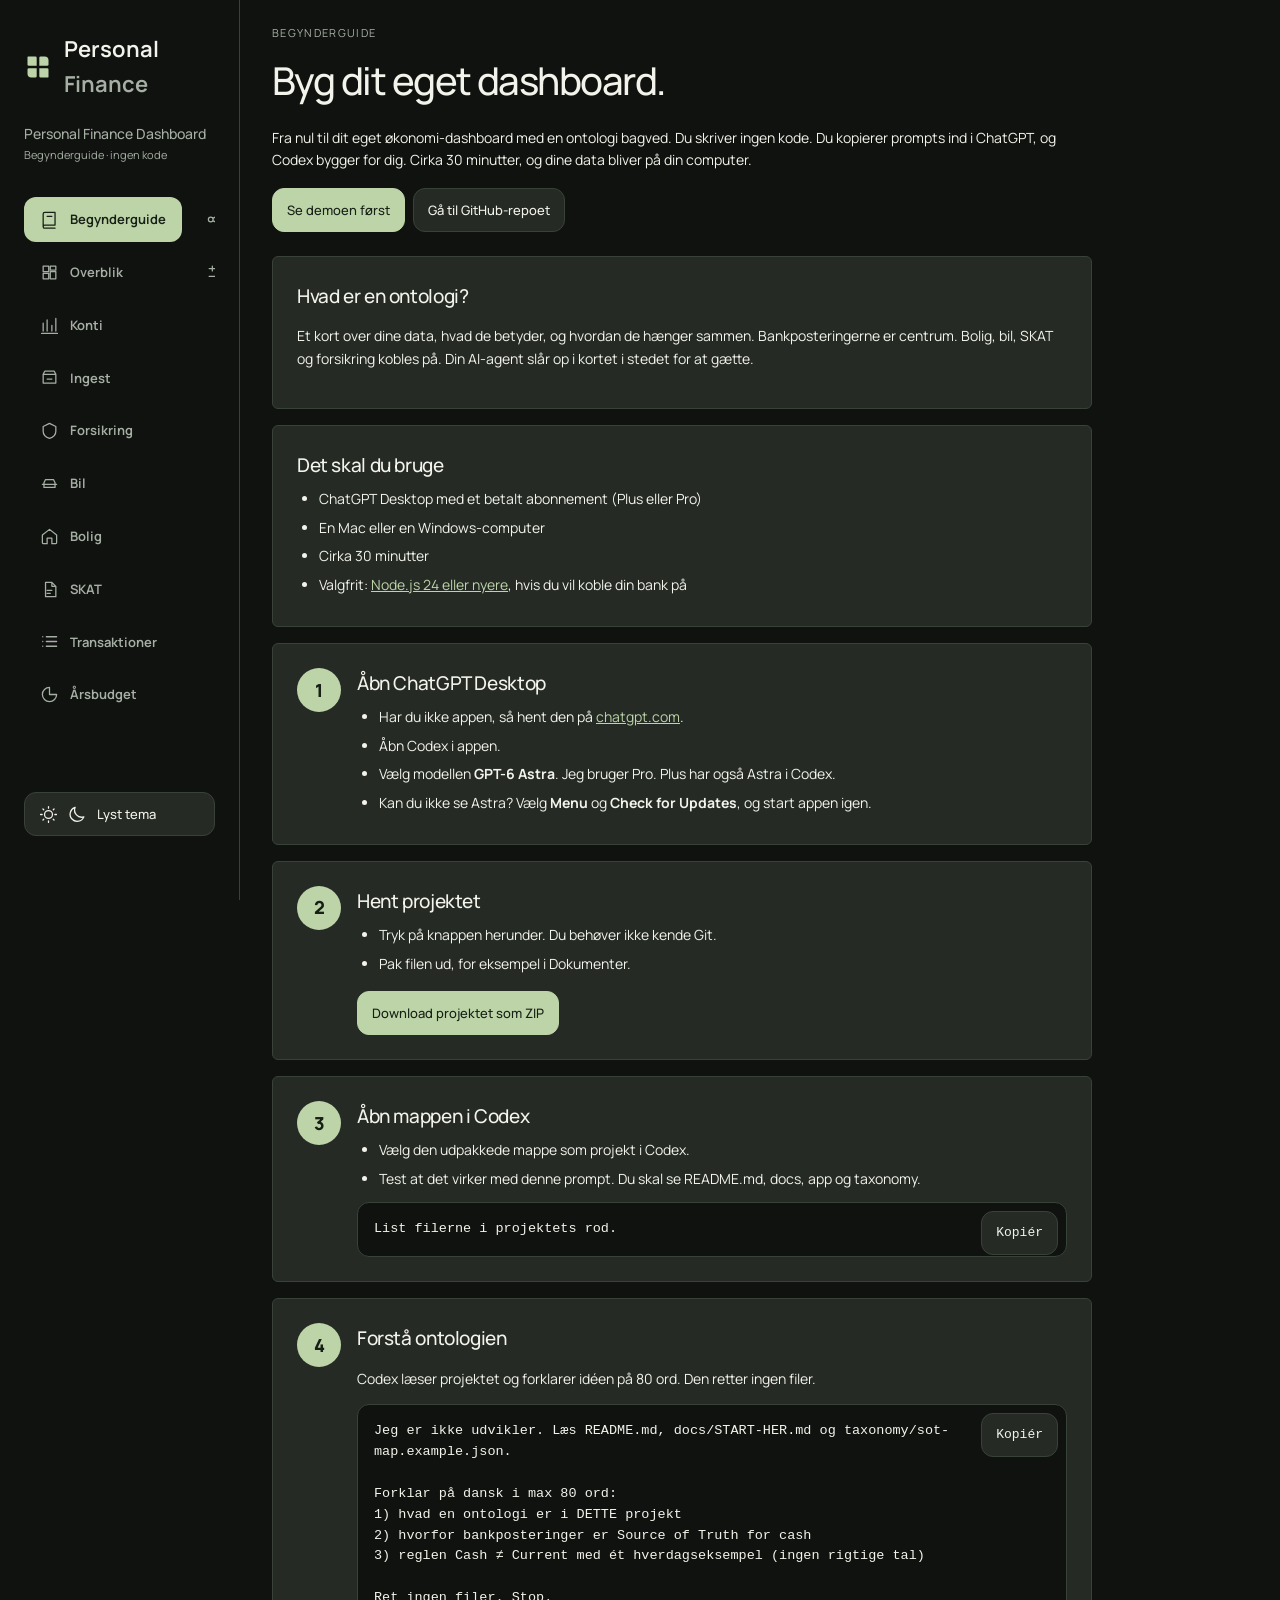
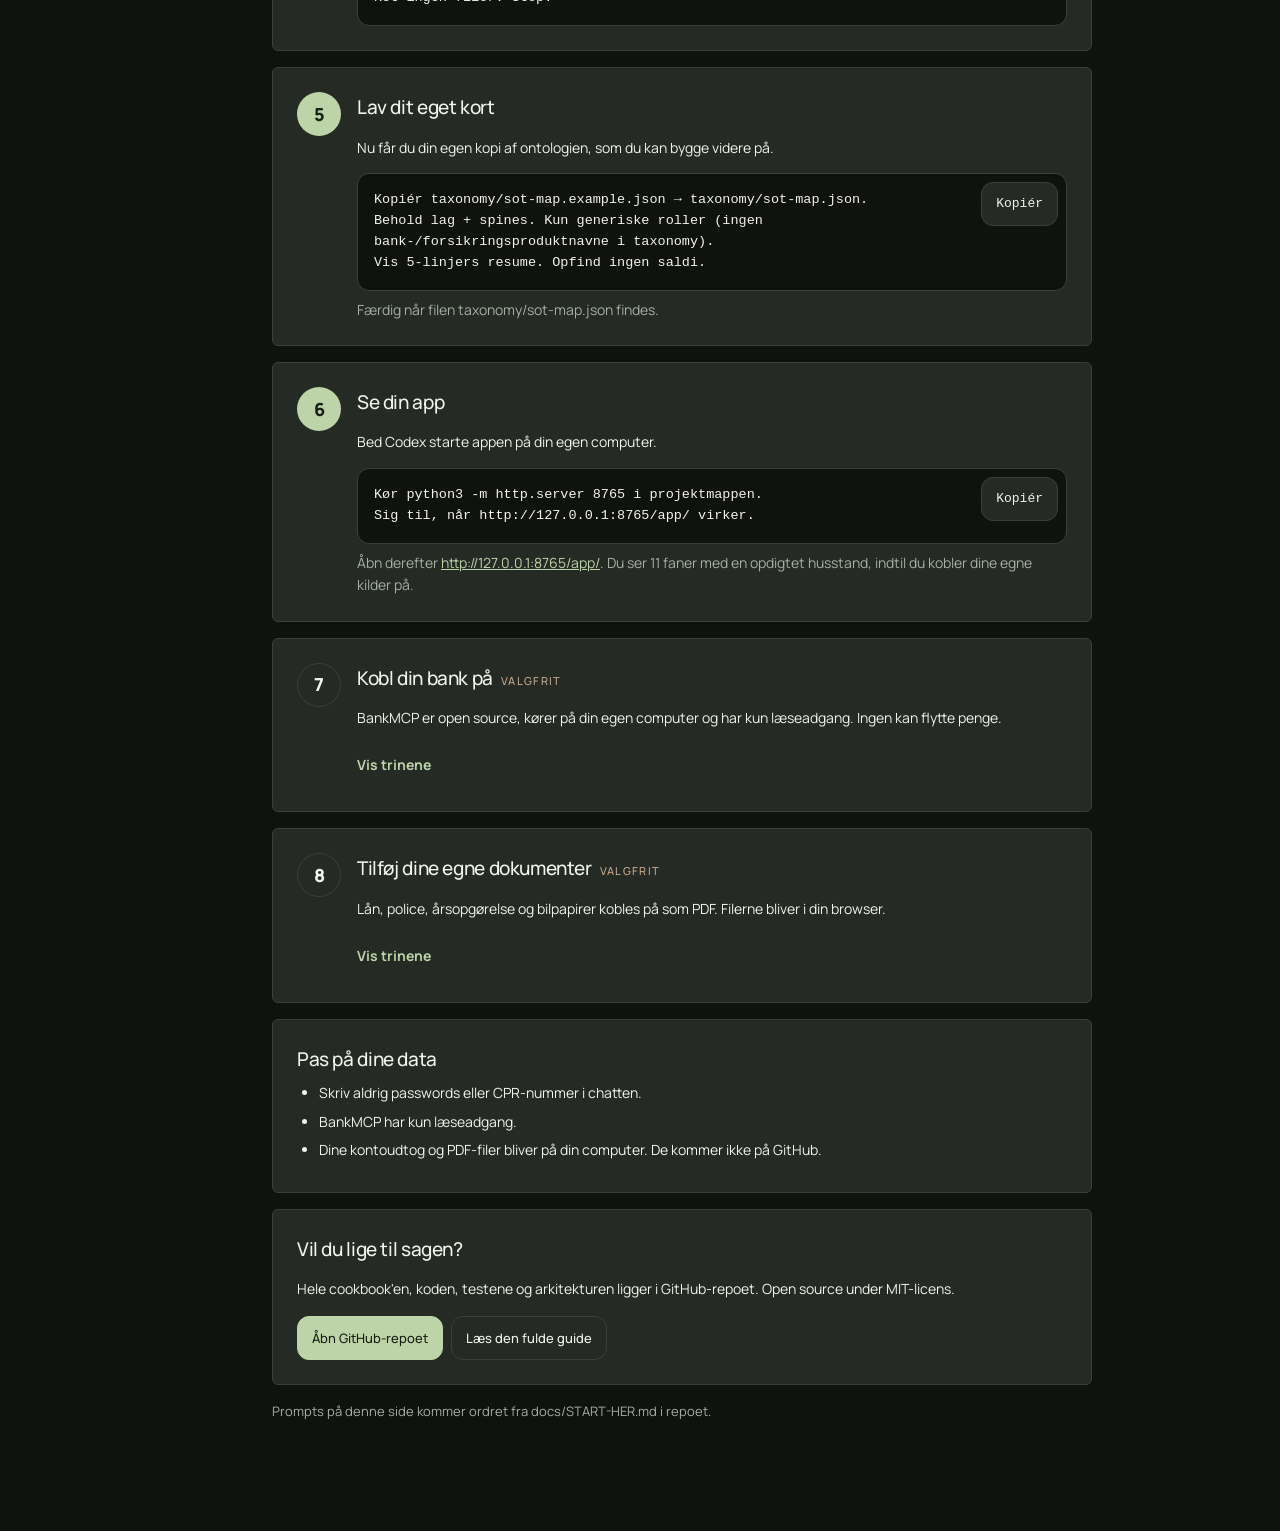
<file: start/index.html>
<!DOCTYPE html>
<html lang="da">
<head>
<meta charset="utf-8"/>
<meta name="viewport" content="width=device-width, initial-scale=1"/>
<title>Begynderguide · Personal Finance Dashboard</title>
<meta name="description" content="Trin for trin fra nul til dit eget økonomi-dashboard med ChatGPT Desktop og Codex. Ingen kode."/>
<meta property="og:title" content="Byg dit eget Personal Finance Dashboard"/>
<meta property="og:description" content="Begynderguide. Fra Åbn ChatGPT til dit eget dashboard med en ontologi bagved. Ingen kode."/>
<link rel="stylesheet" href="../app/css/font.css"/>
<link rel="stylesheet" href="../app/css/tokens.css"/>
<link rel="stylesheet" href="../app/css/life-os-base.css"/>
<link rel="stylesheet" href="../app/css/styles.css"/>
<link rel="stylesheet" href="../app/css/life-os-app.css"/>
<style>
.guide{max-width:820px}
.guide .dash-panel{margin:0 0 var(--space-4)}
.guide .dash-panel h3{margin:0 0 var(--space-2)}
.guide ul{margin:var(--space-2) 0 0;padding-left:22px}.guide li{margin:6px 0}
.guide .actions{display:flex;flex-wrap:wrap;gap:var(--space-2);margin-top:var(--space-4)}
.guide .btn{min-height:44px;display:inline-flex;align-items:center;text-decoration:none}
.step{display:grid;grid-template-columns:44px 1fr;gap:var(--space-4)}
.step .n{width:44px;height:44px;border-radius:50%;display:grid;place-items:center;font-weight:800;font-size:18px;background:var(--accent);color:var(--on-accent)}
.step.opt .n{background:var(--raised);color:var(--text);border:1px solid var(--line)}
.step .tag{font-size:11px;letter-spacing:.12em;color:var(--sand);margin-left:var(--space-2)}
.guide pre{position:relative;margin:var(--space-3) 0 0;padding:var(--space-4);background:var(--canvas);border:1px solid var(--line);border-radius:var(--radius-sm);overflow-x:auto}
.guide pre code{font:13.5px/1.55 ui-monospace,Menlo,monospace;white-space:pre-wrap;display:block;padding-right:96px}
.guide .copy{position:absolute;top:8px;right:8px}
.guide summary{cursor:pointer;font-weight:700;min-height:44px;display:flex;align-items:center;color:var(--accent)}
.guide .done{color:var(--muted);font-size:14px;margin:var(--space-2) 0 0}
@media(max-width:560px){.step{grid-template-columns:1fr}.guide pre code{padding-right:0;padding-top:44px}}
</style>
</head>
<body>
<a class="skip-link" href="#mainContent">Spring til indhold</a>
<header class="top">
  <div class="brand">
    <div class="life-brand"><svg xmlns="http://www.w3.org/2000/svg" viewBox="0 0 64 64" width="28" height="28" aria-hidden="true"><g fill="currentColor"><path d="M9 8h17a3 3 0 0 1 3 3v18H11a3 3 0 0 1-3-3V9a1 1 0 0 1 1-1Z"/><path d="M38 8h9a9 9 0 0 1 9 9v9a3 3 0 0 1-3 3H35V11a3 3 0 0 1 3-3Z"/><path d="M11 35h18v18a3 3 0 0 1-3 3h-9a9 9 0 0 1-9-9v-9a3 3 0 0 1 3-3Z"/><path d="M35 35h18a3 3 0 0 1 3 3v17a1 1 0 0 1-1 1H38a3 3 0 0 1-3-3Z"/></g></svg><span>Personal <span class="muted">Finance</span></span></div>
    <h1>Personal Finance Dashboard</h1>
    <p class="meta" id="metaLine">Begynderguide · ingen kode</p>
  </div>
  <nav class="tabs" id="navTabs">
    <a href="./" class="tab is-active" aria-current="page"><svg class="icon" viewBox="0 0 24 24" aria-hidden="true"><path d="M4 5a2 2 0 0 1 2-2h13v16H6a2 2 0 0 0-2 2Zm0 16a2 2 0 0 0 2 2h13M9 8h6"/></svg>Begynderguide</a>
    <a href="../app/#/overblik" class="tab" data-view="overblik"><svg class="icon" viewBox="0 0 24 24" aria-hidden="true"><path d="M4 4h7v7H4Zm9 0h7v5H13ZM4 13h7v7H4Zm9-2h7v9H13Z"/></svg>Overblik</a>
    <a href="../app/#/konti" class="tab" data-view="konti"><svg class="icon" viewBox="0 0 24 24" aria-hidden="true"><path d="M4 19V9m5 10V5m6 14v-7m5 7V3M2 22h20"/></svg>Konti</a>
    <a href="../app/#/ingest" class="tab" data-view="ingest"><svg class="icon" viewBox="0 0 24 24" aria-hidden="true"><path d="M4 8 6 4h12l2 4v11H4Zm0 0h16M9 14h6"/></svg>Ingest</a>
    <a href="../app/#/forsikring" class="tab" data-view="forsikring"><svg class="icon" viewBox="0 0 24 24" aria-hidden="true"><path d="M12 3 20 7v6c0 5-3.4 7.6-8 9-4.6-1.4-8-4-8-9V7Z"/></svg>Forsikring</a>
    <a href="../app/#/bil" class="tab" data-view="bil"><svg class="icon" viewBox="0 0 24 24" aria-hidden="true"><path d="M5 11 7 7h10l2 4v6H5Zm2 6h.01M17 17h.01M3 13h18"/></svg>Bil</a>
    <a href="../app/#/bolig" class="tab" data-view="bolig"><svg class="icon" viewBox="0 0 24 24" aria-hidden="true"><path d="M3 10 12 3l9 7v10a1 1 0 0 1-1 1h-5v-7H9v7H4a1 1 0 0 1-1-1Z"/></svg>Bolig</a>
    <a href="../app/#/skat" class="tab" data-view="skat"><svg class="icon" viewBox="0 0 24 24" aria-hidden="true"><path d="M7 3h8l5 5v13H7ZM15 3v5h5M9 13h6M9 17h4"/></svg>SKAT</a>
    <a href="../app/#/transaktioner" class="tab" data-view="transaktioner"><svg class="icon" viewBox="0 0 24 24" aria-hidden="true"><path d="M8 6h13M8 12h13M8 18h13M3.5 6h.01M3.5 12h.01M3.5 18h.01"/></svg>Transaktioner</a>
    <a href="../app/#/aarsbudget" class="tab" data-view="aarsbudget"><svg class="icon" viewBox="0 0 24 24" aria-hidden="true"><path d="M12 3a9 9 0 1 0 9 9h-9Z"/></svg>Årsbudget</a>
    <a href="../app/#/ontologi" class="tab" data-view="ontologi"><svg class="icon" viewBox="0 0 24 24" aria-hidden="true"><path d="M18 8a3 3 0 1 0 0-6 3 3 0 0 0 0 6ZM6 15a3 3 0 1 0 0-6 3 3 0 0 0 0 6ZM18 22a3 3 0 1 0 0-6 3 3 0 0 0 0 6M8.6 13.5 15.4 17M8.6 10.5 15.4 7"/></svg>Ontologi</a>
    <a href="../app/#/indstillinger" class="tab" data-view="indstillinger"><svg class="icon" viewBox="0 0 24 24" aria-hidden="true"><path d="M4 7h16M4 17h16M8 7V4m0 3v3m8 7v-3m0 3v3"/></svg>Indstillinger</a>
  </nav>
  <button type="button" class="btn" id="themeToggle">
    <svg class="icon theme-icon theme-icon-sun" viewBox="0 0 24 24" aria-hidden="true"><path d="M12 2v2m0 16v2M2 12h2m16 0h2M5 5l1 1m12 12 1 1M5 19l1-1M18 6l1-1M17 12a5 5 0 1 1-10 0 5 5 0 0 1 10 0"/></svg>
    <svg class="icon theme-icon theme-icon-moon" viewBox="0 0 24 24" aria-hidden="true" hidden><path d="M20 15A9 9 0 0 1 9 3a9 9 0 1 0 11 12"/></svg>
    <span id="themeLabel">Lyst tema</span>
  </button>
  <div class="nav-status" id="navStatus"></div>
</header>
<main id="mainContent" tabindex="-1">
  <section class="view is-active guide">
    <div class="page-heading"><p class="muted">BEGYNDERGUIDE</p><h2>Byg dit eget dashboard.</h2>
      <p>Fra nul til dit eget økonomi-dashboard med en ontologi bagved. Du skriver ingen kode. Du kopierer prompts ind i ChatGPT, og Codex bygger for dig. Cirka 30 minutter, og dine data bliver på din computer.</p>
      <div class="actions"><a class="btn primary" href="../app/">Se demoen først</a><a class="btn" href="https://github.com/srosenlund/personal-finance-dashboard">Gå til GitHub-repoet</a></div></div>
    <section class="dash-panel"><h3>Hvad er en ontologi?</h3><p>Et kort over dine data, hvad de betyder, og hvordan de hænger sammen. Bankposteringerne er centrum. Bolig, bil, SKAT og forsikring kobles på. Din AI-agent slår op i kortet i stedet for at gætte.</p></section>
    <section class="dash-panel"><h3>Det skal du bruge</h3><ul><li>ChatGPT Desktop med et betalt abonnement (Plus eller Pro)</li><li>En Mac eller en Windows-computer</li><li>Cirka 30 minutter</li><li>Valgfrit: <a href="https://nodejs.org">Node.js 24 eller nyere</a>, hvis du vil koble din bank på</li></ul></section>
    <section class="dash-panel step"><div class="n" aria-hidden="true">1</div><div><h3>Åbn ChatGPT Desktop</h3><ul><li>Har du ikke appen, så hent den på <a href="https://chatgpt.com/">chatgpt.com</a>.</li><li>Åbn Codex i appen.</li><li>Vælg modellen <strong>GPT-6 Astra</strong>. Jeg bruger Pro. Plus har også Astra i Codex.</li><li>Kan du ikke se Astra? Vælg <strong>Menu</strong> og <strong>Check for Updates</strong>, og start appen igen.</li></ul></div></section><section class="dash-panel step"><div class="n" aria-hidden="true">2</div><div><h3>Hent projektet</h3><ul><li>Tryk på knappen herunder. Du behøver ikke kende Git.</li><li>Pak filen ud, for eksempel i Dokumenter.</li></ul><div class="actions"><a class="btn primary" href="https://github.com/srosenlund/personal-finance-dashboard/archive/refs/heads/main.zip">Download projektet som ZIP</a></div></div></section><section class="dash-panel step"><div class="n" aria-hidden="true">3</div><div><h3>Åbn mappen i Codex</h3><ul><li>Vælg den udpakkede mappe som projekt i Codex.</li><li>Test at det virker med denne prompt. Du skal se README.md, docs, app og taxonomy.</li></ul><pre><code>List filerne i projektets rod.</code></pre></div></section><section class="dash-panel step"><div class="n" aria-hidden="true">4</div><div><h3>Forstå ontologien</h3><p>Codex læser projektet og forklarer idéen på 80 ord. Den retter ingen filer.</p><pre data-src="START-HER"><code>Jeg er ikke udvikler. Læs README.md, docs/START-HER.md og taxonomy/sot-map.example.json.

Forklar på dansk i max 80 ord:
1) hvad en ontologi er i DETTE projekt
2) hvorfor bankposteringer er Source of Truth for cash
3) reglen Cash ≠ Current med ét hverdagseksempel (ingen rigtige tal)

Ret ingen filer. Stop.</code></pre></div></section><section class="dash-panel step"><div class="n" aria-hidden="true">5</div><div><h3>Lav dit eget kort</h3><p>Nu får du din egen kopi af ontologien, som du kan bygge videre på.</p><pre data-src="START-HER"><code>Kopiér taxonomy/sot-map.example.json → taxonomy/sot-map.json.
Behold lag + spines. Kun generiske roller (ingen bank-/forsikringsproduktnavne i taxonomy).
Vis 5-linjers resume. Opfind ingen saldi.</code></pre><p class="done">Færdig når filen taxonomy/sot-map.json findes.</p></div></section><section class="dash-panel step"><div class="n" aria-hidden="true">6</div><div><h3>Se din app</h3><p>Bed Codex starte appen på din egen computer.</p><pre><code>Kør python3 -m http.server 8765 i projektmappen.
Sig til, når http://127.0.0.1:8765/app/ virker.</code></pre><p class="done">Åbn derefter <a href="http://127.0.0.1:8765/app/">http://127.0.0.1:8765/app/</a>. Du ser 11 faner med en opdigtet husstand, indtil du kobler dine egne kilder på.</p></div></section><section class="dash-panel step opt"><div class="n" aria-hidden="true">7</div><div><h3>Kobl din bank på<span class="tag">VALGFRIT</span></h3><p>BankMCP er open source, kører på din egen computer og har kun læseadgang. Ingen kan flytte penge.</p><details><summary>Vis trinene</summary><ul><li>Installér Node.js 24 eller nyere.</li><li>Følg <a href="https://github.com/srosenlund/personal-finance-dashboard/blob/main/docs/BANKMCP-LOKALT.md">guiden til lokal BankMCP</a>, til Codex kan se dine konti.</li><li>Kør så denne prompt. Den henter konti og posteringer ind i appen.</li></ul><pre data-src="START-HER"><code>Læs docs/BANKMCP-LOKALT.md og local/bank-view.example.json.

Antagelse: BankMCP kører LOKALT på min maskine og er tilsluttet denne ChatGPT/Codex-session.

1) Brug BankMCP (list_accounts, get_balances, get_transactions).
2) Skriv local/bank-view.json i samme format som eksemplet:
   accounts[{id,label,currency,booked_balance}]
   transactions[op til 25: account_label,booked_at,amount,currency,description]
3) Maskér IBAN (max sidste 4 tegn). Ingen tokens/passwords i filen. Commit aldrig filen.
4) Sørg for at app/index.html viser bank-sektion fra local/bank-view.json
   (fallback: local/bank-view.example.json).
5) Giv 3 bullets på dansk: start BankMCP, start http-server, åbn /app/.

Hvis BankMCP ikke er tilgængeligt: stop og sig præcis hvad jeg mangler — opfind ikke live-data.</code></pre></details></div></section><section class="dash-panel step opt"><div class="n" aria-hidden="true">8</div><div><h3>Tilføj dine egne dokumenter<span class="tag">VALGFRIT</span></h3><p>Lån, police, årsopgørelse og bilpapirer kobles på som PDF. Filerne bliver i din browser.</p><details><summary>Vis trinene</summary><ul><li>Åbn appen, og gå til fanen <strong>Ingest → PDF</strong>.</li><li>Upload dine PDF-filer under Bolig, Forsikring, SKAT eller Bil.</li><li>Brug <strong>Download PDF’er</strong> (og evt. manifest), og læg filerne i <code>local/pdfs/inbox/</code>.</li><li>Kør så denne prompt. Codex læser filerne og udvider din ontologi.</li></ul><pre data-src="START-HER"><code>Jeg har uploadet PDF’er i /app/ (lokal storage) og eksporteret dem til local/pdfs/inbox/
(eller lagt pdf-manifest.local.json + PDF’er dér).

Regler:
- Læs PDF’er fra local/pdfs/inbox/ (eller manifest-navne). Paste ikke indhold i chatten.
- Skriv udtræk til local/pdfs/extracted/&lt;filnavn&gt;.json:
  source_file, doc_type (loan|policy|tax|vehicle|other), maps_to_system,
  summary (max 5 bullets), facts[{label,value,layer}] (Register|Current|Cash|Arkiv)
- Opdater taxonomy/sot-map.json kun med manglende generiske entities/relations.
- Ingen CPR/fulde kontonumre. needs_review: true ved tvivl.
- Commit aldrig PDF’er eller extracted-filer.
- Dansk resume: hvilken spine der blev styrket.</code></pre></details></div></section>
    <section class="dash-panel"><h3>Pas på dine data</h3><ul><li>Skriv aldrig passwords eller CPR-nummer i chatten.</li><li>BankMCP har kun læseadgang.</li><li>Dine kontoudtog og PDF-filer bliver på din computer. De kommer ikke på GitHub.</li></ul></section>
    <section class="dash-panel"><h3>Vil du lige til sagen?</h3><p>Hele cookbook'en, koden, testene og arkitekturen ligger i GitHub-repoet. Open source under MIT-licens.</p>
      <div class="actions"><a class="btn primary" href="https://github.com/srosenlund/personal-finance-dashboard">Åbn GitHub-repoet</a><a class="btn" href="https://github.com/srosenlund/personal-finance-dashboard/blob/main/docs/START-HER.md">Læs den fulde guide</a></div></section>
    <p class="muted" style="font-size:13px">Prompts på denne side kommer ordret fra docs/START-HER.md i repoet.</p>
  </section>
</main>
<script>(function(){var r=document.documentElement,b=document.getElementById('themeToggle');
try{r.dataset.theme=localStorage.getItem('pfd-theme')||'dark'}catch(e){r.dataset.theme='dark'}
function paint(){var l=r.dataset.theme==='light';b.querySelector('.theme-icon-sun').hidden=l;b.querySelector('.theme-icon-moon').hidden=!l;document.getElementById('themeLabel').textContent=l?'Mørkt tema':'Lyst tema'}
b.addEventListener('click',function(){r.dataset.theme=r.dataset.theme==='light'?'dark':'light';try{localStorage.setItem('pfd-theme',r.dataset.theme)}catch(e){}paint()});paint();
document.querySelectorAll('.guide pre').forEach(function(p){var c=document.createElement('button');c.type='button';c.className='btn copy';c.textContent='Kopiér';
c.addEventListener('click',function(){navigator.clipboard.writeText(p.querySelector('code').textContent).then(function(){c.textContent='Kopieret';setTimeout(function(){c.textContent='Kopiér'},1500)})});p.appendChild(c)})})();</script>
</body>
</html>
</file>
<file: app/css/font.css>
@font-face{font-family:Manrope;src:url([data-uri]) format('truetype');font-weight:200 800;font-display:swap}
</file>
<file: app/css/tokens.css>
:root{--canvas:#101210;--surface:#1a1d1a;--raised:#252a25;--line:#394239;--text:#f2f3ea;--muted:#a6afa4;--accent:#bdd4a8;--on-accent:#172016;--sand:#c4a98e;--on-sand:#201b16;--warning:#eccb8e;--danger:#efaaa0;--info:#b4cbdc;--radius-sm:12px;--radius:24px;--radius-lg:32px;--space-1:4px;--space-2:8px;--space-3:12px;--space-4:16px;--space-6:24px;--space-8:32px;--space-12:48px;--font:Manrope,Arial,sans-serif;--duration:160ms;--ease:cubic-bezier(.2,.8,.2,1)}
:root[data-theme=light]{--canvas:#f0f1e9;--surface:#ffffff;--raised:#e7ebdf;--line:#cbd2c4;--text:#20271e;--muted:#586451;--accent:#294b30;--on-accent:#f2f3ea;--sand:#dbc4a9;--on-sand:#201b16;--warning:#7a4b0d;--danger:#9d3d33;--info:#305f7d}
</file>
<file: app/css/life-os-base.css>
/* Life OS tokens mapped to the existing financial components. */
:root {
  color-scheme: dark;
  --paper:var(--canvas);--paper-2:var(--raised);--ink:var(--text);--ink-2:var(--text);--line-2:var(--line);
  --serif:var(--font);--sans:var(--font);--neg:var(--danger);--pos:var(--accent);--warn:var(--warning);
  --accent-soft:var(--raised);--warn-soft:var(--surface);--chart-1:var(--accent);
  --r-0:var(--radius-sm);--radius-chip:999px;--rule:1px solid var(--line);--rule-strong:1px solid var(--line);
  --sp-1:var(--space-1);--sp-2:var(--space-2);--sp-3:var(--space-3);--sp-4:var(--space-4);--sp-5:var(--space-6);--sp-6:var(--space-8);--sp-7:var(--space-12);
  --fs-micro:11px;--fs-caption:12px;--fs-label:12px;--fs-table:13px;--fs-table-s:12px;--fs-h2:28px;--fs-h3:22px;--fs-h4:18px;--fs-stat:clamp(24px,2.5vw,40px);
  --fw-regular:500;--fw-semibold:650;--lh-tight:1.15;--track-heading:-.04em;--track-label:.04em;--measure-wide:1600px;
}
:root[data-theme=light]{color-scheme:light}
html { background:var(--canvas); }
body { margin:0; font-family:var(--font); font-size:14px; line-height:1.6; background:var(--canvas); color:var(--text); }
a { color:var(--accent); }
button,input,select,textarea { font:inherit; }
button,input:not([type=checkbox]),select { min-height:44px; }
input,select,textarea { color:var(--text); background:var(--raised); border:1px solid var(--line); border-radius:var(--radius-sm); padding:var(--space-2) var(--space-3); max-width:100%; }
input[type=checkbox] { width:20px; height:20px; accent-color:var(--accent); }
th { background:var(--surface); color:var(--muted); text-align:left; font-weight:600; }
th,td { padding:var(--space-3); border-bottom:1px solid var(--line); vertical-align:top; }
code { font-size:12px; overflow-wrap:anywhere; }
:focus-visible { outline:2px solid var(--accent); outline-offset:4px; }
button:disabled { opacity:.45; cursor:default; }
.chip { display:inline-flex; gap:var(--space-1); border:1px solid var(--line); border-radius:var(--radius-chip); padding:var(--space-1) var(--space-3); font-size:12px; color:var(--muted); }
.skip-link { position:fixed; top:-100px; z-index:100; padding:var(--space-4); background:var(--accent); color:var(--on-accent); }
.skip-link:focus { top:0; }
@media(prefers-reduced-motion:reduce){*,*::before,*::after{animation:none!important;transition:none!important;scroll-behavior:auto!important}}
</file>
<file: app/css/styles.css>
/* Application layer: navigation, filters, drawer, modal. Tokens come from Life OS. */

* { box-sizing: border-box; }

body { padding: 0 0 var(--sp-7); }

/* ---- Toplinje og navigation ---- */
.top {
  position: sticky;
  top: 0;
  z-index: 20;
  background: var(--paper);
  border-bottom: var(--rule-strong);
  padding: var(--sp-4) var(--sp-5) var(--sp-3);
  display: grid;
  gap: var(--sp-3);
  grid-template-columns: 1fr auto;
  align-items: end;
}
.brand h1 {
  margin: 0;
  font-family: var(--serif);
  font-variation-settings: "opsz" 40;
  font-size: var(--fs-h2);
  font-weight: var(--fw-regular);
  line-height: var(--lh-tight);
  letter-spacing: var(--track-heading);
}
.top .meta { margin: var(--sp-1) 0 0; font-size: var(--fs-caption); color: var(--muted); }

.tabs { display: flex; gap: var(--sp-5); flex-wrap: wrap; grid-column: 1 / -1; }
.tab, a.tab {
  padding: var(--sp-2) 0;
  border: 0;
  border-bottom: 2px solid transparent;
  border-radius: var(--r-0);
  background: none;
  color: var(--muted);
  font: inherit;
  font-size: var(--fs-label);
  font-weight: var(--fw-semibold);
  letter-spacing: var(--track-label);
  text-transform: uppercase;
  text-decoration: none;
  cursor: pointer;
}
.tab:hover { color: var(--ink); }
.tab.is-active { color: var(--ink); border-bottom-color: var(--accent); }
.nav-status {
  grid-column: 2;
  justify-self: end;
  font-size: var(--fs-caption);
  color: var(--warn);
}

main { max-width: var(--measure-wide); margin: 0 auto; padding: var(--sp-5); }
.view[hidden] { display: none !important; }
.modal[hidden], .drawer[hidden], .toast[hidden] { display: none !important; }

h2 {
  font-size: var(--fs-h3);
  font-weight: var(--fw-semibold);
  letter-spacing: var(--track-label);
  text-transform: uppercase;
  color: var(--muted);
  margin: var(--sp-6) 0 var(--sp-3);
  padding-bottom: var(--sp-2);
  border-bottom: var(--rule-strong);
}
h3 { font-size: var(--fs-h4); margin: var(--sp-4) 0 var(--sp-2); color: var(--ink); }

/* ---- KPI-strip under toplinjen ---- */
.kpi-strip {
  display: flex;
  flex-wrap: wrap;
  gap: var(--sp-2);
  align-items: center;
  max-width: var(--measure-wide);
  margin: var(--sp-3) auto 0;
  padding: 0 var(--sp-5);
}
.kpi-strip .chip strong { color: var(--ink); font-weight: var(--fw-semibold); }
.kpi-strip .chip.warn { border-color: var(--warn); color: var(--warn); background: var(--warn-soft); }

/* ---- KPI-felter. Temaets .kpi er selve gitteret, appens er én celle. ---- */
.kpis {
  display: grid;
  grid-template-columns: repeat(auto-fit, minmax(9rem, 1fr));
  gap: 0;
  margin: var(--sp-4) 0 var(--sp-6);
  border-top: var(--rule-strong);
  border-bottom: var(--rule-strong);
}
.kpis .kpi {
  display: block;
  padding: var(--sp-4) var(--sp-4) var(--sp-4) 0;
  border: 0;
  border-right: var(--rule);
  border-radius: var(--r-0);
  background: none;
}
.kpis .kpi:last-child { border-right: 0; }
.kpis .kpi .label {
  display: block;
  font-size: var(--fs-micro);
  font-weight: var(--fw-semibold);
  letter-spacing: var(--track-label);
  text-transform: uppercase;
  color: var(--muted);
  margin-bottom: var(--sp-2);
}
.kpis .kpi .value {
  display: block;
  font-family: var(--serif);
  font-variation-settings: "opsz" 40;
  font-size: var(--fs-stat);
  font-weight: var(--fw-regular);
  line-height: 1.05;
  letter-spacing: -0.02em;
  font-variant-numeric: tabular-nums lining-nums;
}

/* ---- Tabeller. Temaet styler th/td; her kun app-adfærd. ---- */
table { width: 100%; border-collapse: collapse; font-size: var(--fs-table); }
th { position: sticky; top: 0; z-index: 1; }
th, td { padding-left: 0; padding-right: var(--sp-4); }
tr:last-child td { border-bottom: 0; }
tr.clickable { cursor: pointer; }
tr.clickable:hover td { background: var(--paper-2); }
tr.rowSel td { background: var(--accent-soft); }
td.num, th.num { text-align: right; font-variant-numeric: tabular-nums lining-nums; }
/* Temaet nulstiller allerede padding paa sidste kolonne. At goere det paa hver
   tal-kolonne klistrer den sammen med naeste overskrift. */
th:last-child, td:last-child { padding-right: 0; }
/* Datokolonnen i transaktionstabellen er lige praecis for smal til at
   ISO-datoen bliver paa én linje. Sektionens id ligger fast i skabelonen. */
#view-transaktioner table td:nth-child(2) { white-space: nowrap; }
.neg { color: var(--neg); }
.pos { color: var(--pos); }
.muted { color: var(--muted); }
.sub { font-size: var(--fs-caption); color: var(--muted); }
.role { font-size: var(--fs-caption); color: var(--muted); }

.badge {
  display: inline-block;
  margin-right: var(--sp-1);
  padding: 0 var(--sp-1);
  border: 1px solid var(--line);
  border-radius: var(--radius-chip);
  font-size: var(--fs-micro);
  font-weight: var(--fw-semibold);
  letter-spacing: 0.02em;
  color: var(--muted);
}
.badge.xfer { border-color: var(--warn); color: var(--warn); }
.badge.ovr { border-color: var(--accent); color: var(--accent); }

/* ---- Filtre, knapper, værktøjslinjer ---- */
.filters {
  display: flex;
  flex-wrap: wrap;
  gap: var(--sp-3);
  align-items: end;
  margin: var(--sp-4) 0;
  padding: var(--sp-3) 0;
  border-top: var(--rule);
  border-bottom: var(--rule);
}
.filters label {
  display: flex;
  flex-direction: column;
  gap: var(--sp-1);
  font-size: var(--fs-micro);
  font-weight: var(--fw-semibold);
  letter-spacing: var(--track-label);
  text-transform: uppercase;
  color: var(--muted);
}
.filters input, .filters select, .filters button, .btn, .bulkbar select, .rule-row input, .rule-row select {
  font: inherit;
  font-size: var(--fs-table);
  background: var(--raised);
  color: var(--ink);
  border: 1px solid var(--line-2);
  border-radius: var(--r-0);
  padding: var(--sp-1) var(--sp-2);
}
.filters button, .btn { cursor: pointer; text-transform: uppercase; font-size: var(--fs-label); font-weight: var(--fw-semibold); letter-spacing: var(--track-label); padding: var(--sp-2) var(--sp-3); }
.filters button:hover, .btn:hover { border-color: var(--ink-2); }
.btn.primary { border-color: var(--accent); background: var(--accent); color: var(--paper); }
.btn.primary:hover { border-color: var(--accent); filter: brightness(1.08); }
.btn.danger { border-color: var(--neg); color: var(--neg); }
.toolbar { display: flex; flex-wrap: wrap; gap: var(--sp-2); margin: var(--sp-3) 0 var(--sp-4); }
.pager {
  display: flex;
  gap: var(--sp-3);
  align-items: center;
  justify-content: flex-end;
  margin: var(--sp-3) 0;
  font-size: var(--fs-caption);
  color: var(--muted);
}
.bulkbar {
  display: flex;
  flex-wrap: wrap;
  gap: var(--sp-2);
  align-items: end;
  margin: var(--sp-3) 0;
  padding: var(--sp-3) 0;
  border-top: var(--rule);
  border-bottom: var(--rule);
}

/* Et løst .kpi uden .kpis-forælder findes i filterlinjen. Uden det her
   rammer temaets .kpi, som er selve gitteret, og tegner løsrevne streger. */
.filters .kpi {
  display: block;
  margin: 0;
  border: 0;
  border-radius: var(--r-0);
  background: none;
}
.filters .kpi .label {
  display: block;
  font-size: var(--fs-micro);
  font-weight: var(--fw-semibold);
  letter-spacing: var(--track-label);
  text-transform: uppercase;
  color: var(--muted);
}
.filters .kpi .value {
  display: block;
  font-family: var(--serif);
  font-variant-numeric: tabular-nums lining-nums;
}

/* .kpi-strip genbruges inde i budget-udfoldningen som en almindelig blok. */
.deal-kpis { display: grid; grid-template-columns: repeat(auto-fit, minmax(18rem, 1fr)); gap: var(--sp-5); margin-top: var(--sp-4); }
.deal-kpis .kpi-strip { display: block; max-width: none; margin: 0; padding: 0; }
.deal-kpis h4 { margin: 0 0 var(--sp-2); }

/* ---- Overblik: transfer-hub og konto-kort ---- */
.hub {
  display: grid;
  grid-template-columns: 1fr auto 1fr;
  gap: var(--sp-4);
  align-items: start;
  padding: var(--sp-4) 0;
  border-top: var(--rule);
  border-bottom: var(--rule);
}
.hub .col { font-size: var(--fs-table); }
.hub .center {
  text-align: center;
  padding-top: var(--sp-2);
  font-family: var(--serif);
  font-size: var(--fs-h3);
  color: var(--accent);
}
.hub li { margin: var(--sp-1) 0; }

.cards { display: grid; grid-template-columns: repeat(auto-fill, minmax(15rem, 1fr)); gap: 0; border-top: var(--rule); }
.cards .card {
  padding: var(--sp-4) var(--sp-4) var(--sp-4) 0;
  border: 0;
  border-bottom: var(--rule);
  border-right: var(--rule);
  border-radius: var(--r-0);
  background: none;
  cursor: pointer;
}
.cards .card:hover { background: var(--paper-2); }
.cards .card .ttl {
  font-size: var(--fs-micro);
  font-weight: var(--fw-semibold);
  letter-spacing: var(--track-label);
  text-transform: uppercase;
  color: var(--muted);
  margin-bottom: var(--sp-2);
}
.cards .card .amt {
  display: block;
  font-family: var(--serif);
  font-variation-settings: "opsz" 40;
  font-size: var(--fs-stat);
  font-weight: var(--fw-regular);
  line-height: 1.05;
  font-variant-numeric: tabular-nums lining-nums;
}
.cards .card .sub { margin-top: var(--sp-1); }
.cards .card.system .ttl { color: var(--accent); }

.expand { margin-top: var(--sp-4); padding: var(--sp-4) 0; border-top: var(--rule-strong); }
.top3 { margin-top: var(--sp-4); }
.top3 h4 { margin: 0 0 var(--sp-2); }
.bar { height: 4px; margin-top: var(--sp-2); background: var(--line); overflow: hidden; }
.bar > i { display: block; height: 100%; background: var(--chart-1); }

/* ---- Drawer, modal, toast. Ingen skygger: temaet har ingen. ---- */
.drawer {
  position: fixed;
  top: 0;
  right: 0;
  z-index: 40;
  width: min(30rem, 100%);
  height: 100%;
  overflow: auto;
  padding: var(--sp-5);
  background: var(--raised);
  border-left: var(--rule-strong);
}
.drawer h3 { margin-top: 0; }
.drawer .row {
  display: grid;
  grid-template-columns: 7rem 1fr;
  gap: var(--sp-2);
  margin: var(--sp-1) 0;
  font-size: var(--fs-table);
}
.drawer .row .k { color: var(--muted); }
.modal {
  position: fixed;
  inset: 0;
  z-index: 50;
  display: flex;
  align-items: center;
  justify-content: center;
  padding: var(--sp-5);
  background: color-mix(in srgb, var(--ink) 55%, transparent);
}
.modal .panel {
  width: min(54rem, 100%);
  max-height: 90vh;
  overflow: auto;
  padding: var(--sp-5);
  background: var(--raised);
  border: var(--rule-strong);
  border-radius: var(--r-0);
}
.toast {
  position: fixed;
  bottom: var(--sp-5);
  left: 50%;
  transform: translateX(-50%);
  z-index: 60;
  padding: var(--sp-2) var(--sp-4);
  background: var(--ink);
  color: var(--paper);
  border-radius: var(--radius-chip);
  font-size: var(--fs-table);
}

/* ---- Regel-editor ---- */
.rule-row {
  display: grid;
  grid-template-columns: 4rem 5rem 1fr 9rem 5rem 6rem;
  gap: var(--sp-2);
  align-items: center;
  margin: var(--sp-2) 0;
  font-size: var(--fs-table-s);
}
.rule-row input, .rule-row select { width: 100%; font-size: var(--fs-table-s); }

.notes { font-size: var(--fs-table); color: var(--muted); }
.notes li { margin: var(--sp-1) 0; }
.workbench { margin-top: var(--sp-5); }

@media (max-width: 45rem) {
  .top { grid-template-columns: 1fr; }
  .hub { grid-template-columns: 1fr; }
  .rule-row { grid-template-columns: 1fr 1fr; }
  .nav-status { grid-column: 1; justify-self: start; }
}
</file>
<file: app/css/life-os-app.css>
/* Product layout for the approved Life OS identity. */
body { padding-left:240px; }
.top { position:fixed; inset:0 auto 0 0; width:240px; height:100dvh; display:flex; flex-direction:column; align-items:stretch; gap:var(--space-8); padding:var(--space-8) var(--space-6); border:0; border-right:1px solid var(--line); background:var(--canvas); }
.life-brand { display:flex; align-items:center; gap:var(--space-3); font-size:22px; font-weight:650; }
.life-brand svg { color:var(--accent); fill:var(--accent); flex-shrink:0; }
.brand h1 { font-size:14px; font-weight:500; letter-spacing:0; color:var(--muted); margin-top:var(--space-6); }
.top .meta { font-size:11px; line-height:1.7; overflow-wrap:anywhere; }
.tabs { display:flex; flex-direction:column; gap:var(--space-2); overflow:auto; min-height:0; }
.tab,a.tab { min-height:44px; display:flex; align-items:center; gap:11px; padding:var(--space-3) var(--space-4); border:0; border-radius:var(--radius-sm); text-transform:none; letter-spacing:0; font-size:13px; }
.tab.is-active { background:var(--accent); color:var(--on-accent); }
.tab:hover { background:var(--raised); color:var(--text); }
.icon { width:19px; height:19px; fill:none; stroke:currentColor; stroke-width:1.6; stroke-linecap:round; stroke-linejoin:round; flex-shrink:0; }
#themeToggle { margin-top:auto; display:flex; align-items:center; gap:10px; }
.nav-status { font-size:11px; }
main { padding:var(--space-4) var(--space-8) var(--space-12); min-width:0; }
body > .kpi-strip { padding:var(--space-6) var(--space-8) 0; display:flex; flex-wrap:wrap; gap:var(--space-2); }
h2 { border:0; text-transform:none; letter-spacing:-.03em; color:var(--text); font-size:28px; margin:var(--space-6) 0; }
h3 { font-weight:550; }
.kpis { gap:var(--space-4); border:0; grid-template-columns:repeat(auto-fit,minmax(180px,1fr)); }
.kpis .kpi { border:0; padding:var(--space-6); background:var(--surface); border-radius:var(--radius); min-width:0; }
.kpis .kpi:first-child { background:var(--accent); color:var(--on-accent); }
.kpis .kpi:first-child .label,.kpis .kpi:first-child .sub { color:var(--on-accent); }
.kpis .kpi:nth-child(2) { background:var(--sand); color:var(--on-sand); }
.kpis .kpi:nth-child(2) .label,.kpis .kpi:nth-child(2) .sub { color:var(--on-sand); }
.kpis .kpi .value { font-weight:500; overflow-wrap:anywhere; }
.card { border:0; background:var(--surface); border-radius:var(--radius); padding:var(--space-6); }
.card:hover { background:var(--raised); }
.card .amt { font-family:var(--font); font-weight:500; }
.filters,.bulkbar { border:0; border-radius:var(--radius); background:var(--surface); padding:var(--space-4); }
.filters label { text-transform:none; letter-spacing:0; }
.filters input,.filters select,.filters button,.btn,.bulkbar select { border-radius:var(--radius-sm); min-height:44px; }
.btn,.filters button { text-transform:none; letter-spacing:0; }
.btn.primary { background:var(--accent); color:var(--on-accent); }
.toolbar { gap:var(--space-2); }
.drawer { background:var(--surface); border:1px solid var(--line); border-radius:var(--radius) 0 0 var(--radius); padding:var(--space-6); }
.drawer .row { overflow-wrap:anywhere; }
.modal .panel { background:var(--surface); border-radius:var(--radius); }
#view-overblik { overflow-x:auto; }
#view-transaktioner table { min-width:1000px; }
#txnTableWrap { min-width:0; }
.pager { flex-wrap:wrap; }
.badge { border-radius:var(--radius-chip); }
.toast { background:var(--accent); color:var(--on-accent); border-radius:var(--radius-sm); }
@media(max-width:1050px){body{padding-left:190px}.top{width:190px;padding:var(--space-6) var(--space-4)}main{padding:var(--space-4) var(--space-6)}.kpis{grid-template-columns:repeat(2,minmax(0,1fr))}}
@media(max-width:760px){body{padding-left:0}.top{position:relative;width:100%;height:auto;padding:var(--space-4);gap:var(--space-4);border-right:0;border-bottom:1px solid var(--line)}.brand{display:flex;flex-wrap:wrap;align-items:center;gap:var(--space-3)}.brand h1{margin:0}.top .meta{flex-basis:100%}.tabs{flex-direction:row;flex-wrap:wrap}.tab,a.tab{flex:1;justify-content:center;padding:var(--space-2);white-space:nowrap}.life-brand{font-size:20px}#themeToggle{position:absolute;right:var(--space-4);top:var(--space-3);font-size:11px}.brand h1{display:none}main{padding:var(--space-2) var(--space-4) var(--space-8)}body>.kpi-strip{padding:var(--space-4)}.kpis{gap:var(--space-3)}.kpis .kpi{padding:var(--space-4)}.kpis .kpi .value{font-size:23px}.filters label{max-width:100%;flex:1 1 120px}.filters input,.filters select{width:100%}.drawer{width:100%;max-width:100%;border-radius:0}.pager{justify-content:flex-start}.card{padding:var(--space-4)}h2{font-size:24px}}

.page-heading h2 { font-size:clamp(28px,3vw,42px); margin:var(--space-2) 0; font-weight:500; }
.page-heading p { margin:var(--space-2) 0; }
.project-links { display:flex; gap:var(--space-2); flex-wrap:wrap; margin:var(--space-6) 0; }
.cards { gap:var(--space-4); border:0; }
.cards .card { background:var(--surface); border:0; border-radius:var(--radius); padding:var(--space-6); }
.cards .card:hover { background:var(--raised); }
.cards .card .amt { font-size:clamp(24px,2.4vw,36px); }
@media(max-width:760px){.cards{grid-template-columns:minmax(0,1fr)}.cards .card{padding:var(--space-6)}}
/* Three-year financial dashboard, using the same budget categories and totals. */
:root { --dash-0:var(--accent);--dash-1:var(--sand);--dash-2:var(--info);--dash-3:var(--warning);--dash-4:var(--danger);--dash-5:var(--muted);--dash-6:var(--line); }
body > #kpiStrip[hidden] { display:none; }
.dash-heading { display:flex; justify-content:space-between; align-items:end; gap:var(--space-6); padding:var(--space-6) 0 var(--space-8); }
.dash-heading h2 { font-size:clamp(32px,4vw,52px); font-weight:500; letter-spacing:-.05em; margin:var(--space-2) 0; }
.dash-heading p { margin:var(--space-2) 0; }
.dash-eyebrow { font-size:11px; letter-spacing:.12em; font-weight:650; color:var(--muted); display:block; }
.dash-controls { display:flex; gap:var(--space-3); flex-shrink:0; }
.dash-controls label { display:grid; gap:var(--space-2); font-size:12px; color:var(--muted); }
.dash-metrics { display:grid; grid-template-columns:repeat(4,minmax(0,1fr)); gap:var(--space-4); margin-bottom:var(--space-4); }
.dash-metric { border:0; border-radius:var(--radius); padding:var(--space-6); background:var(--surface); color:var(--text); display:flex; flex-direction:column; gap:var(--space-3); text-align:left; min-width:0; }
.dash-metric strong { font-size:clamp(22px,2.3vw,34px); font-weight:500; line-height:1.25; letter-spacing:-.04em; font-variant-numeric:tabular-nums; overflow-wrap:anywhere; }
.dash-metric>span:last-child { font-size:11px; margin-top:auto; }
.dash-primary { background:var(--accent); color:var(--on-accent); }
.dash-sand { background:var(--sand); color:var(--on-sand); }
.dash-primary .dash-eyebrow,.dash-sand .dash-eyebrow { color:inherit; }
.dash-review { cursor:pointer; border:1px solid var(--line); }
.dash-review:hover { background:var(--raised); }
.dash-layout { display:grid; grid-template-columns:minmax(0,1.8fr) minmax(270px,1fr); gap:var(--space-4); }
.dash-panel { padding:var(--space-6); border-radius:var(--radius); background:var(--surface); min-width:0; }
.dash-panel h3 { margin:var(--space-2) 0 var(--space-6); font-size:19px; font-weight:550; letter-spacing:-.02em; }
.dash-panel-head { display:flex; align-items:start; justify-content:space-between; gap:var(--space-4); flex-wrap:wrap; }
.dash-chart { width:100%; display:block; overflow:visible; }
.dash-gridline { stroke:var(--line); stroke-width:1; }
.dash-axis { fill:var(--muted); font-size:12px; font-family:var(--font); }
.dash-year { fill:var(--text); font-size:16px; font-family:var(--font); }
.dash-value { fill:var(--text); font-size:14px; font-family:var(--font); font-weight:600; }
.dash-legend { display:flex; flex-wrap:wrap; gap:var(--space-3); padding-top:var(--space-4); font-size:11px; color:var(--muted); }
.dash-legend span { display:flex; align-items:center; gap:var(--space-2); }
.dash-legend i,.dash-category-title i { display:inline-block; width:9px; height:9px; border-radius:50%; flex-shrink:0; }
.dash-donut { display:block; width:min(100%,240px); margin:0 auto; }
.dash-donut-value { fill:var(--text); font-family:var(--font); font-size:27px; font-weight:500; }
.dash-distribution>p:last-child { text-align:center; font-size:12px; }
.dash-categories { grid-column:1/-1; }
.dash-category-list { display:grid; grid-template-columns:repeat(2,minmax(0,1fr)); gap:var(--space-4) var(--space-8); }
.dash-category { display:grid; grid-template-columns:1fr auto; gap:var(--space-2); background:transparent; color:var(--text); padding:var(--space-3) 0; border:0; border-bottom:1px solid var(--line); cursor:pointer; text-align:left; }
.dash-category:hover { background:var(--raised); }
.dash-category strong { font-size:14px; font-weight:600; }
.dash-category-title { display:flex; align-items:center; gap:var(--space-2); font-size:13px; }
.dash-track { display:block; grid-column:1/-1; background:var(--raised); height:6px; border-radius:var(--radius-chip); overflow:hidden; }
.dash-track>i { display:block; height:100%; border-radius:var(--radius-chip); }
.dash-category>.muted { grid-column:1/-1; font-size:11px; }
.dash-data { margin-top:var(--space-4); }
.dash-table-scroll { overflow-x:auto; }
.dash-table-scroll table { min-width:540px; }
.dash-table-scroll caption { text-align:left; color:var(--muted); font-size:12px; padding-bottom:var(--space-4); }
.dash-table-scroll tbody th { font-weight:500; color:var(--text); }
.dash-total td,.dash-total th { font-weight:700!important; border-top:2px solid var(--line); }
.dash-other { margin-top:var(--space-8); }
.dash-other h3 { font-size:22px; margin:var(--space-2) 0; }
.dash-other>p.muted { font-size:12px; }
.dash-system-grid { display:grid; grid-template-columns:repeat(auto-fit,minmax(180px,1fr)); gap:var(--space-3); }
.dash-system { display:flex; flex-direction:column; gap:var(--space-3); text-align:left; padding:var(--space-4); border:1px solid var(--line); border-radius:var(--radius-sm); background:var(--surface); color:var(--text); cursor:pointer; font-size:12px; }
.dash-system strong { font-size:20px; font-weight:500; }
.dash-system:hover { background:var(--raised); }
.dash-footnote { color:var(--muted); font-size:11px; margin:var(--space-6) 0; }
.dash-empty { padding:var(--space-12) var(--space-4); color:var(--muted); }
@media(max-width:1200px){.dash-heading{align-items:start;flex-direction:column}.dash-metrics{grid-template-columns:repeat(2,minmax(0,1fr))}.dash-layout{grid-template-columns:minmax(0,1.5fr) minmax(240px,1fr)}}
@media(max-width:900px){.dash-layout{grid-template-columns:1fr}.dash-category-list{grid-template-columns:1fr}.dash-donut{width:200px}}
@media(max-width:760px){.tabs{display:grid;grid-template-columns:repeat(2,minmax(0,1fr))}.dash-heading{padding:var(--space-4) 0;gap:var(--space-4)}.dash-heading h2{font-size:36px}.dash-controls{width:100%}.dash-controls label{min-width:0;flex:1}.dash-controls select{width:100%}.dash-metrics{gap:var(--space-3)}.dash-metric{padding:var(--space-4)}.dash-metric strong{font-size:22px}.dash-panel{padding:var(--space-4)}.dash-panel h3{font-size:17px}.dash-evolution{overflow:hidden}.dash-chart{min-width:450px}.dash-evolution{overflow-x:auto}.dash-category-title{font-size:12px}.dash-category strong{font-size:13px}.dash-system-grid{grid-template-columns:repeat(2,minmax(0,1fr))}.dash-system strong{font-size:18px}}
#view-konti { overflow-x:auto; }
@media(max-width:760px){.dash-chart{min-width:0}.dash-chart .dash-axis{font-size:22px}.dash-chart .dash-value{font-size:23px}.dash-chart .dash-year{font-size:26px}.dash-evolution{overflow-x:visible}}
.dash-dividend { width:100%; margin:var(--space-4) 0; padding:var(--space-6); border-radius:var(--radius); }
.dash-dividend-years { display:grid; grid-template-columns:repeat(3,minmax(0,1fr)); gap:var(--space-4); width:100%; }
.dash-dividend-years>span { display:flex; flex-direction:column; gap:var(--space-2); }
.dash-dividend-years>span>span { color:var(--muted); }
.dash-dividend-years strong { font-size:clamp(16px,2vw,28px); overflow-wrap:anywhere; }
@media(max-width:760px){.dash-dividend{padding:var(--space-4)}.dash-dividend-years{gap:var(--space-2)}.dash-dividend-years strong{font-size:16px}}

.housing-card { margin-top: 20px; }
.housing-facts { display: grid; grid-template-columns: repeat(auto-fit, minmax(230px, 1fr)); gap: 24px; }
.housing-facts dt { font-size: 13px; opacity: .75; }
.housing-facts dd { margin: 8px 0 0; font-size: 20px; overflow-wrap: anywhere; }

.housing-section { margin-top: 28px; border-top: 1px solid var(--line); padding-top: 20px; }
.housing-section h4 { margin: 0 0 16px; font-size: 18px; }
.housing-building { margin-top: 16px; border-top: 1px solid var(--line); }
.housing-building summary { cursor: pointer; min-height: 44px; padding: 14px 0; font-weight: 600; overflow-wrap: anywhere; }
.housing-building summary:focus-visible { outline: 2px solid currentColor; outline-offset: 4px; }
.housing-building .housing-facts dd, .housing-section .housing-facts dd { font-size: 16px; }
.housing-installation { padding: 16px 0; }
.housing-installation h5 { font-size: 16px; margin: 0 0 16px; }
@media (max-width: 540px) { .housing-facts { grid-template-columns: 1fr; gap: 18px; } }

.housing-financing { border-top-color: var(--accent); }
.housing-loan { margin-top: 20px; }
.housing-loan h5 { font-size: 18px; margin: 0 0 16px; }
.housing-loan + .housing-loan { border-top: 1px solid var(--line); padding-top: 20px; }

.settings-tabs { display:flex; flex-wrap:wrap; gap:12px; margin:20px 0; }
.settings-panel { margin-top:20px; padding:24px; background:var(--surface); border-radius:var(--radius); }
.settings-grid { display:grid; grid-template-columns:repeat(auto-fit,minmax(240px,1fr)); gap:20px; }
#view-indstillinger label { display:flex; flex-direction:column; gap:8px; margin:12px 0; overflow-wrap:anywhere; }
#view-indstillinger form .btn { margin:12px 0; }
#view-indstillinger input { width:100%; min-width:0; }
#view-indstillinger summary { min-height:44px; padding:12px 0; cursor:pointer; font-weight:600; overflow-wrap:anywhere; }
.settings-account, .settings-loan { border-top:1px solid var(--line); padding:12px 0; }
.settings-series-row { border:1px solid var(--line); border-radius:var(--radius-sm); margin:16px 0; padding:16px; min-width:0; }
#settingsResult { overflow-wrap:anywhere; }
@media(max-width:540px) { .settings-grid { grid-template-columns:1fr; } .settings-panel { padding:16px; } }

/* Shared operational cards and evidence panels. */
.settings-grid > .dash-panel { min-width: 0; }
#view-ingest .stat-value { font-size: 2rem; font-weight: 600; margin: 12px 0; }
#view-skat .settings-panel summary, #view-bolig .settings-panel summary { min-height: 44px; cursor: pointer; overflow-wrap: anywhere; }
#view-skat code, #view-bolig .settings-panel code { overflow-wrap: anywhere; }
#view-skat blockquote, #view-bolig .settings-panel blockquote { margin: 8px 0; padding-left: 12px; border-left: 2px solid var(--line); }

/* Operational and domain surfaces follow the SoMe settings layout. */
.page-heading { margin: 0 0 24px; }
.page-heading h2 { font-size: clamp(28px, 3vw, 40px); letter-spacing: -.04em; }
.page-heading > .muted:first-child { font-size: 11px; letter-spacing: .12em; }
.view > .dash-panel, .view > .settings-grid { margin-bottom: 22px; }
.dash-panel, .settings-panel { border: 1px solid var(--line); border-radius: 6px; padding: 24px; }
.dash-panel h3 { margin: 0 0 18px; font-weight: 500; }
.settings-grid { grid-template-columns: repeat(2, minmax(0, 1fr)); gap: 22px; }
.settings-grid > * { min-width: 0; }
.settings-grid .dash-panel { margin: 0; }
.settings-tabs { gap: 8px; margin: 22px 0; }
.settings-tabs .btn { min-height: 44px; }
.data-facts { display: grid; grid-template-columns: repeat(auto-fit, minmax(210px, 1fr)); gap: 22px; }
.data-facts article { min-width: 0; border-top: 1px solid var(--line); padding-top: 16px; }
.data-facts article > span { display: block; color: var(--muted); font-size: 13px; }
.data-facts strong { display: block; font-size: 26px; font-weight: 500; margin: 12px 0; overflow-wrap: anywhere; }
.data-facts p, .data-facts a { font-size: 13px; }
#view-indstillinger input[type="checkbox"] { width: auto; align-self: flex-start; min-height: 20px; }
#view-indstillinger input, #view-indstillinger select { max-width: 100%; }
.dash-panel p, .settings-panel p { overflow-wrap: anywhere; }
@media(max-width:950px) { .settings-grid { grid-template-columns: minmax(0, 1fr); } }
@media(max-width:540px) {
  .dash-panel, .settings-panel { padding: 18px; }
  .data-facts { grid-template-columns: minmax(0, 1fr); gap: 18px; }
  .page-heading { margin-bottom: 20px; }
}
/* One navigation surface, as in SoMe OS; retain its shared search and sidebar. */
body[data-life-suite="finance"] .life-suite-recent { display: none; }
.dash-panel, .settings-panel { background: var(--raised); }
a.btn { display: inline-flex; align-items: center; justify-content: center; text-decoration: none; }
.btn { min-height: 44px; padding: 10px 14px; font-size: 13px; font-weight: 500; line-height: 1.4; }
/* The injected shell already supplies the vehicle grid gap. */
body[data-life-suite="finance"] #view-bil > .dash-panel,
body[data-life-suite="finance"] #view-bil > .page-heading { margin-bottom: 0; }
.filters, .bulkbar, .transaction-table { border: 1px solid var(--line); border-radius: 6px; }
#txnTableWrap [data-txn-sort] { white-space: nowrap; background: transparent; border-color: transparent; padding: 8px; }
#txnTableWrap [aria-sort="ascending"] [data-txn-sort],
#txnTableWrap [aria-sort="descending"] [data-txn-sort] { color: var(--accent); border-color: var(--line); }
.insurance-policies { display: grid; gap: 22px; }
.insurance-policy { border-top: 1px solid var(--line); padding-top: 18px; min-width: 0; }
.insurance-policy h4 { margin: 0 0 16px; font-size: 19px; }
.insurance-coverage { white-space: pre-wrap; }
.insurance-payments { border-top: 1px solid var(--line); margin-top: 16px; padding-top: 8px; }
.insurance-payments > summary { display: flex; gap: 16px; justify-content: space-between; min-height: 44px; align-items: center; cursor: pointer; }
#insuranceEditor label { display: flex; flex-direction: column; gap: 8px; margin: 12px 0; }
#insuranceEditor input, #insuranceEditor select, #insuranceEditor textarea { width: 100%; min-width: 0; box-sizing: border-box; }
#insuranceEditor textarea { font: inherit; background: var(--surface); color: var(--text); border: 1px solid var(--line); border-radius: 6px; padding: 12px; }
#view-forsikring .toolbar { display: flex; flex-wrap: wrap; gap: 8px; margin-top: 18px; }
#view-bil > details > summary { min-height: 44px; cursor: pointer; }

/* Domain requirements, evidence and operations share the existing Life OS tokens. */
.ingest-domains { display: grid; grid-template-columns: repeat(4, minmax(0, 1fr)); gap: 16px; margin: 0 0 24px; }
.ingest-domain { background: var(--raised); color: var(--text); border: 1px solid var(--line); border-radius: var(--radius-sm); padding: 20px; text-align: left; cursor: pointer; min-height: 120px; font: inherit; }
.ingest-domain.is-selected { border-color: var(--accent); background: var(--surface); }
.ingest-domain strong, .ingest-domain span, .ingest-domain small { display: block; overflow-wrap: anywhere; }
.ingest-domain strong { font-size: 20px; margin-bottom: 14px; }
.ingest-domain span { font-size: 13px; }
.ingest-domain small { margin-top: 12px; color: var(--muted); }
.ingest-summary { display: flex; flex-wrap: wrap; gap: 24px; margin: 20px 0; }
.ingest-summary strong { font-size: 24px; }
.ingest-summary strong { margin-right: 6px; }
.ingest-table { max-width: 100%; overflow-x: auto; }
.ingest-table table { width: 100%; min-width: 700px; }
.ingest-table th, .ingest-table td { white-space: normal; overflow-wrap: anywhere; vertical-align: top; }
.ingest-table th[scope="row"] { min-width: 160px; text-align: left; font-weight: 500; }
.ingest-table small { display: block; margin-top: 8px; color: var(--muted); font-weight: 400; }
#view-ingest label { display: flex; flex-direction: column; gap: 8px; margin: 16px 0; }
#view-ingest label.ingest-check { flex-direction: row; align-items: center; min-height: 44px; }
#view-ingest input:not([type="checkbox"]), #view-ingest select { width: 100%; max-width: 100%; min-width: 0; box-sizing: border-box; }
#view-ingest .toolbar { display: flex; flex-wrap: wrap; gap: 8px; margin-top: 16px; }
#view-ingest summary { min-height: 44px; padding: 12px 0; cursor: pointer; }
.ingest-detail { scroll-margin-top: 20px; }
.ingest-record, .archive-results article { margin-top: 20px; border-top: 1px solid var(--line); padding-top: 12px; }
.ingest-evidence { white-space: pre-wrap; overflow-wrap: anywhere; margin: 16px 0; padding-left: 16px; border-left: 2px solid var(--line); }
.ingest-period { max-width: 360px; }
.ingest-domain:focus-visible, .ingest-detail:focus-visible, .ingest-table:focus-visible { outline: 2px solid var(--accent); outline-offset: 3px; }
@media (max-width: 1000px) { .ingest-domains { grid-template-columns: repeat(2, minmax(0, 1fr)); } }
@media (max-width: 540px) { .ingest-domains { gap: 10px; } .ingest-domain { padding: 14px; } }
@media (max-width: 700px) {
  .ingest-requirements-table { overflow: visible; }
  .ingest-requirements-table table { min-width: 0; }
  .ingest-requirements-table thead { position: absolute; width: 1px; height: 1px; overflow: hidden; clip-path: inset(50%); }
  .ingest-requirements-table tbody { display: block; }
  .ingest-requirements-table tr { display: grid; gap: 14px; padding: 16px; margin: 14px 0; border: 1px solid var(--line); border-radius: var(--radius-sm); background: var(--raised); }
  .ingest-requirements-table th[scope="row"], .ingest-requirements-table td { display: block; min-width: 0; padding: 0; border: 0; background: transparent; }
  .ingest-requirements-table th[scope="row"] { font-size: 17px; }
  .ingest-requirements-table td::before { display: block; color: var(--muted); font-size: 12px; margin-bottom: 5px; }
  .ingest-requirements-table td:nth-child(2)::before { content: 'Værdi'; }
  .ingest-requirements-table td:nth-child(3)::before { content: 'Gælder for / kilde'; }
  .ingest-requirements-table td:nth-child(4)::before { content: 'Status'; }
  .ingest-requirements-table .btn { width: 100%; }
}
</file>
